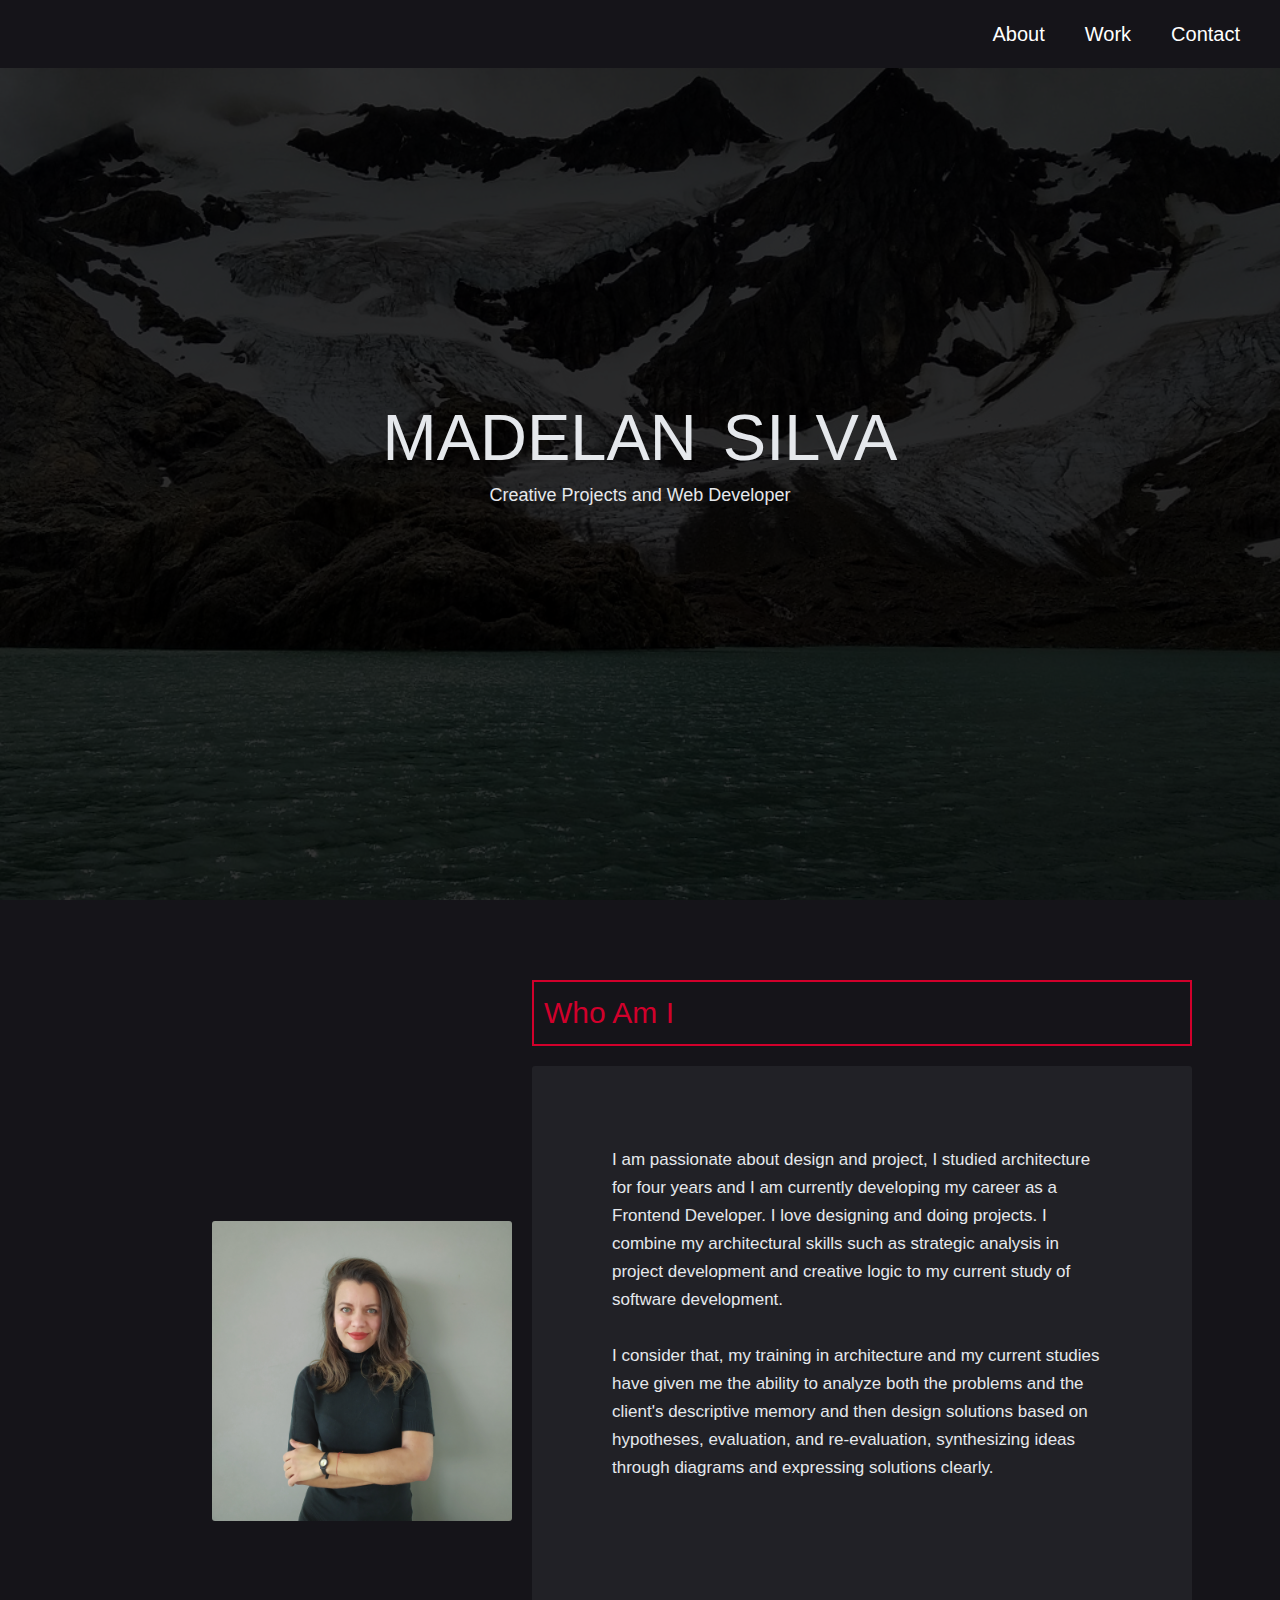
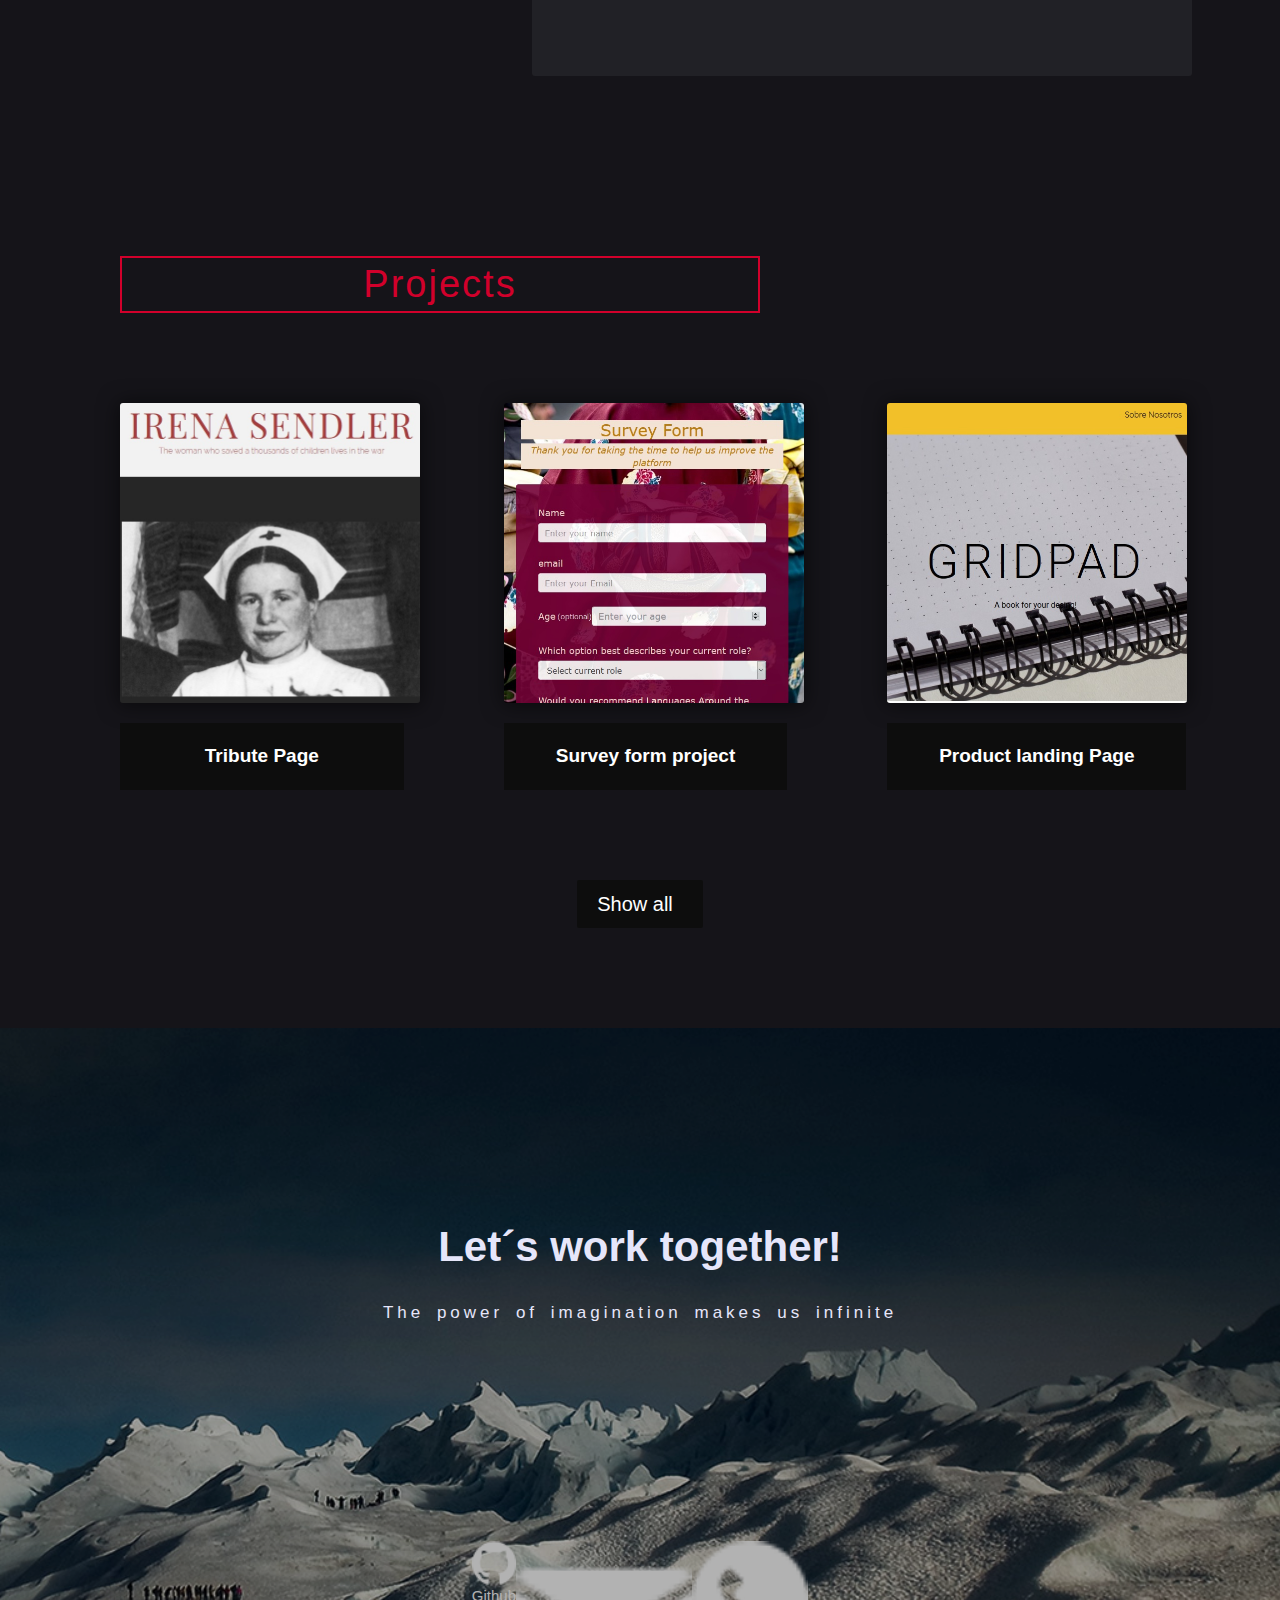
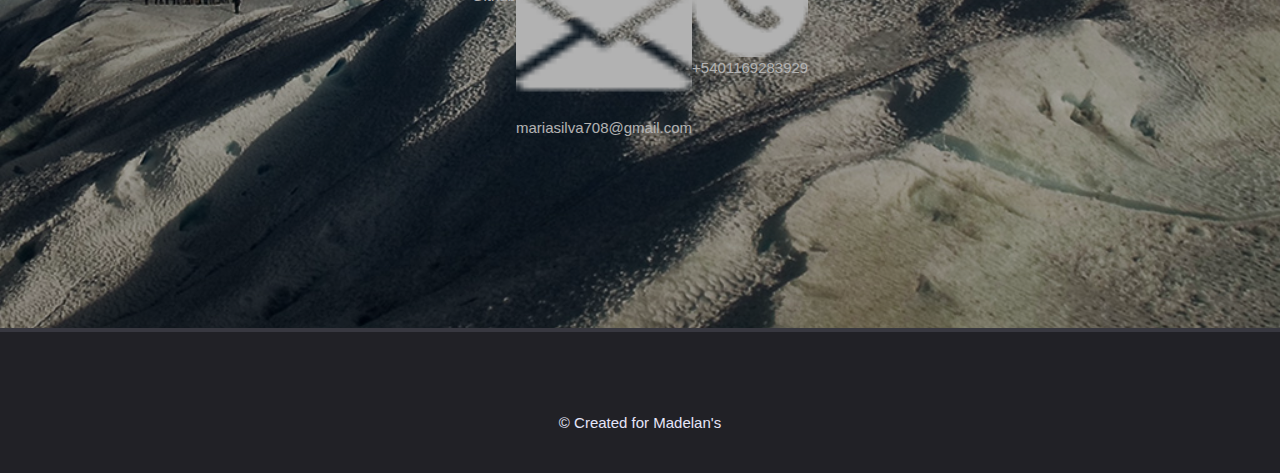
<file: index.html>
<!DOCTYPE html>
<html>
    <head>
        <link rel="stylesheet" type="text/css" href="css.css">
        <link href="https://fonts.googleapis.com/css2?family=Anton&family=Hind+Madurai:wght@600&family=Josefin+Sans:wght@500&family=Open+Sans+Condensed:wght@700&family=Oswald:wght@500&family=PT+Sans&family=Playfair+Display:wght@600&family=Raleway&display=swap" rel="stylesheet"> 
    </head>
    <body>
        <nav id="navbar" class="nav">
            <ul class="nav-list">
                <li>
                    <a href="#aboutMe-section">About</a>
                </li>
                <li>
                    <a href="#projects">Work</a>
                </li>
                <li>
                    <a href="#contact">Contact</a>
                </li>
            </ul>
        </nav>
        <section id="welcome-section" class="welcome-section">
            <h1>MADELAN SILVA</h1>
            <p>Creative Projects and Web Developer</p>
        </section>
        <section id="aboutMe-section" class="aboutMe-section">
              <h1 style="border-image: initial"; >Who Am I</h1>
              <img src="1.jpg"class= "me">
                   <p>I am passionate about design and project, I studied 
                    architecture for four years and I am currently developing my career as a Frontend Developer.
                    I love designing and doing projects. I combine my architectural skills such as strategic analysis
                    in project development and creative logic to my current study of software development.
                    <br><br> I consider that, my training in architecture and my current studies have given me the ability to analyze both the problems and the client's descriptive memory and then design solutions based on hypotheses, evaluation, and re-evaluation, synthesizing ideas through diagrams and expressing solutions clearly.</p>
        </section>
        <section id="projects" class="projects-section">
         <h2 class="projects-section-header">Projects</h2>
         <div class="projects-grid">
             <a
             href="https://codepen.io/madelans/full/VwajrmM"
             target="_blank"
             class="project project-title">
             <img class="project-image"
             src="Irene.jpg"
             alt="project"/>
             <p class="projectText">
                 <span class="code"></span>
                 Tribute Page
                 <span class="code"></span>
             </p>
            </a>
            <a 
             href="https://codepen.io/madelans/full/jOqwRZx"
             target="_blank"
             class="project project-title">
             <img class="project-image"
             src="Encuesta.jpg"
             alt="project"/>
             <p class="projectText">
                <span class="code"></span>
                Survey form project
                <span class="code"></span>
             </p>
            </a>
            <a 
             href="https://codepen.io/madelans/full/oNxrNRv"
             target="_blank"
             class="project project-title">
             <img class="project-image"
             src="Gridpad.jpg"
             alt="project">
             <p class="projectText">
                 <span class="code"></span>
                 Product landing Page
                 <span class="code"></span>
             </p>
            </a>
         </div>
         <a
         href=""
         class="btn btn-show-all"
         target="_blank">
        Show all<i class="fas fa-chevron-right"></i>
    </a>
        </section>
        <section id="contact" class="contact-section">
            <div class="contactSectionHeader">
                <h2>Let´s work together!</h2>
                <p>The power of imagination makes us infinite</p>
            </div>
         <div class="contact-links">
            <a
                href="https://github.com/madelans"
                target="_blank"
                class="btnContactDetails">
               <img  src="github-logo.png" alt="github">
               <i class="github"></i>Github
              </a>
              <a
              class="btnContactDetails">
              <img src="email.png" alt="email">
              <i class="correo"></i><mariasilva708@gmail class="com">mariasilva708@gmail.com 
              </a>
              <a
              href="Tel: +5401169283929"
              class="btnContactDetails">
              <img src="phone-call.png" alt="phone">
              <i class="mobile"></i> +5401169283929
              </a>

            </div>
        </section>
        <footer>
            <P></P>
            <p>
                &copy; Created for Madelan's
            </p>
        </footer>
    </body>
</html>
</file>
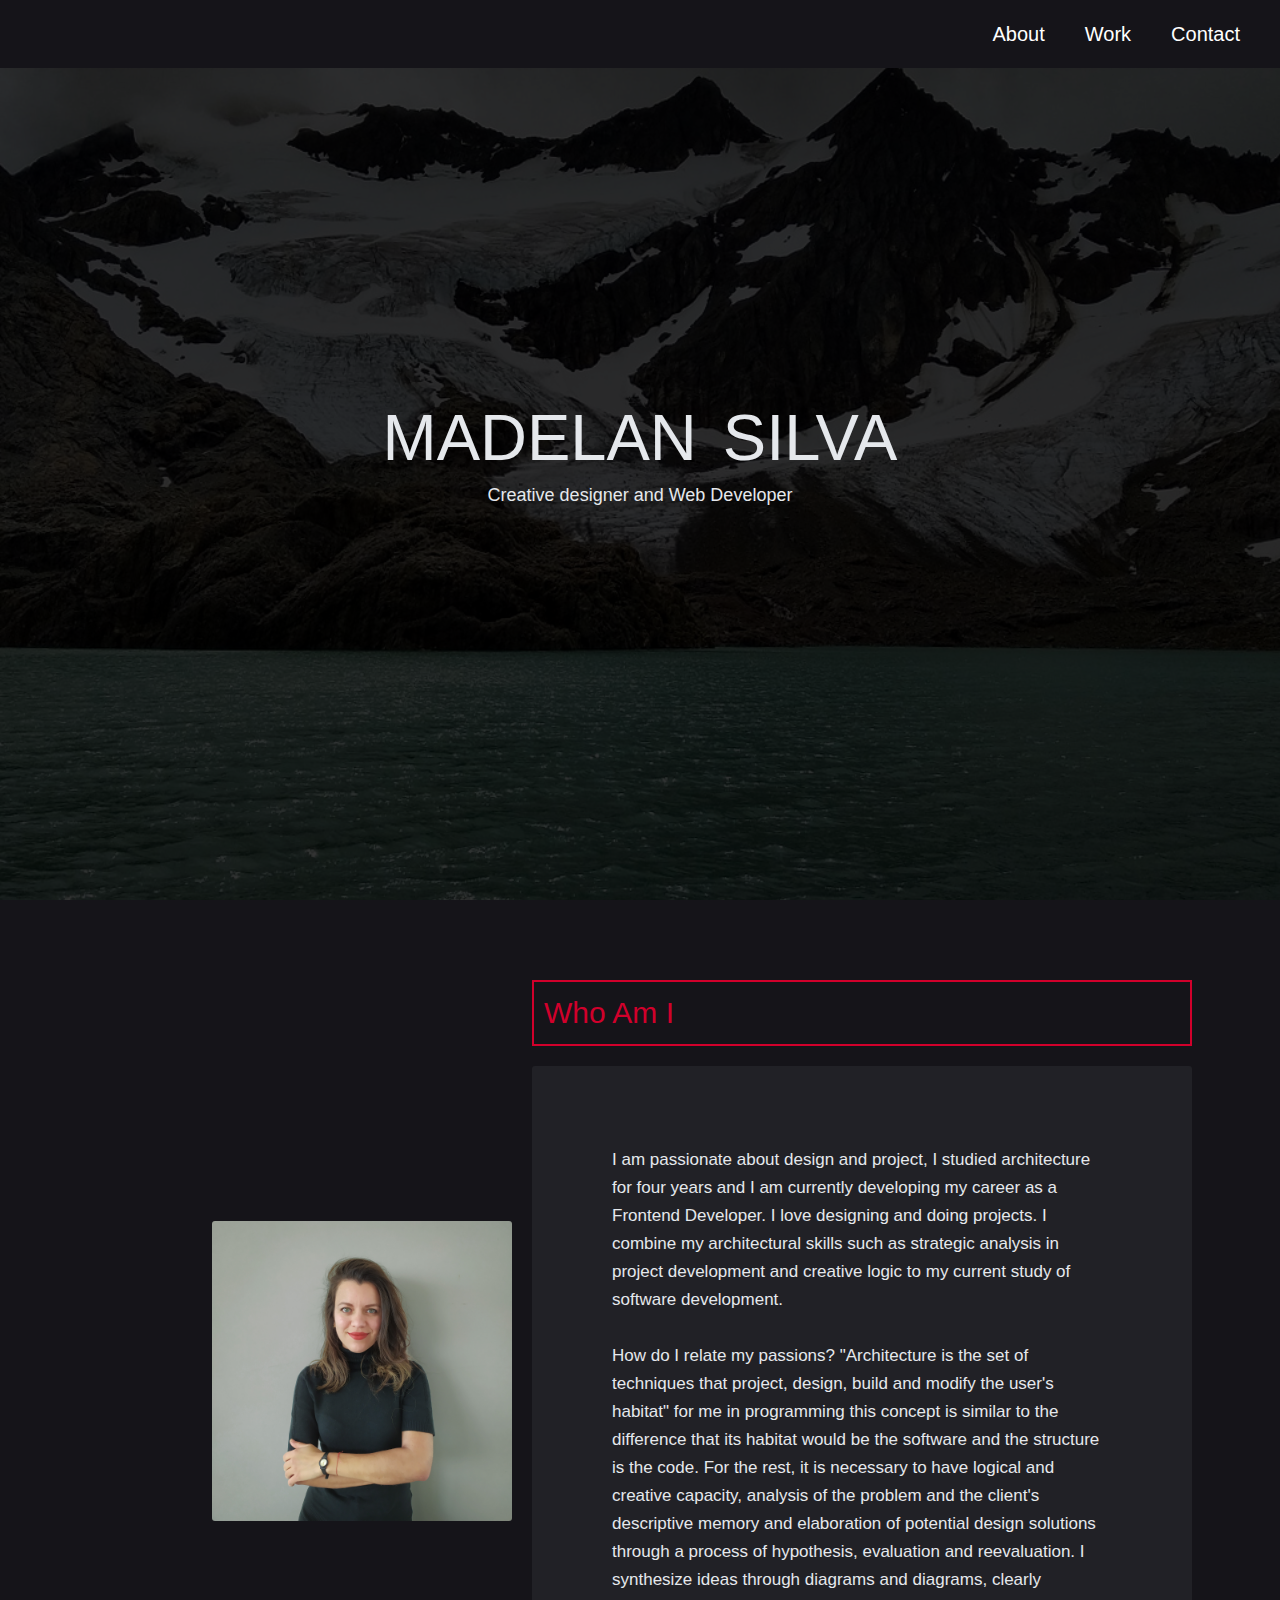
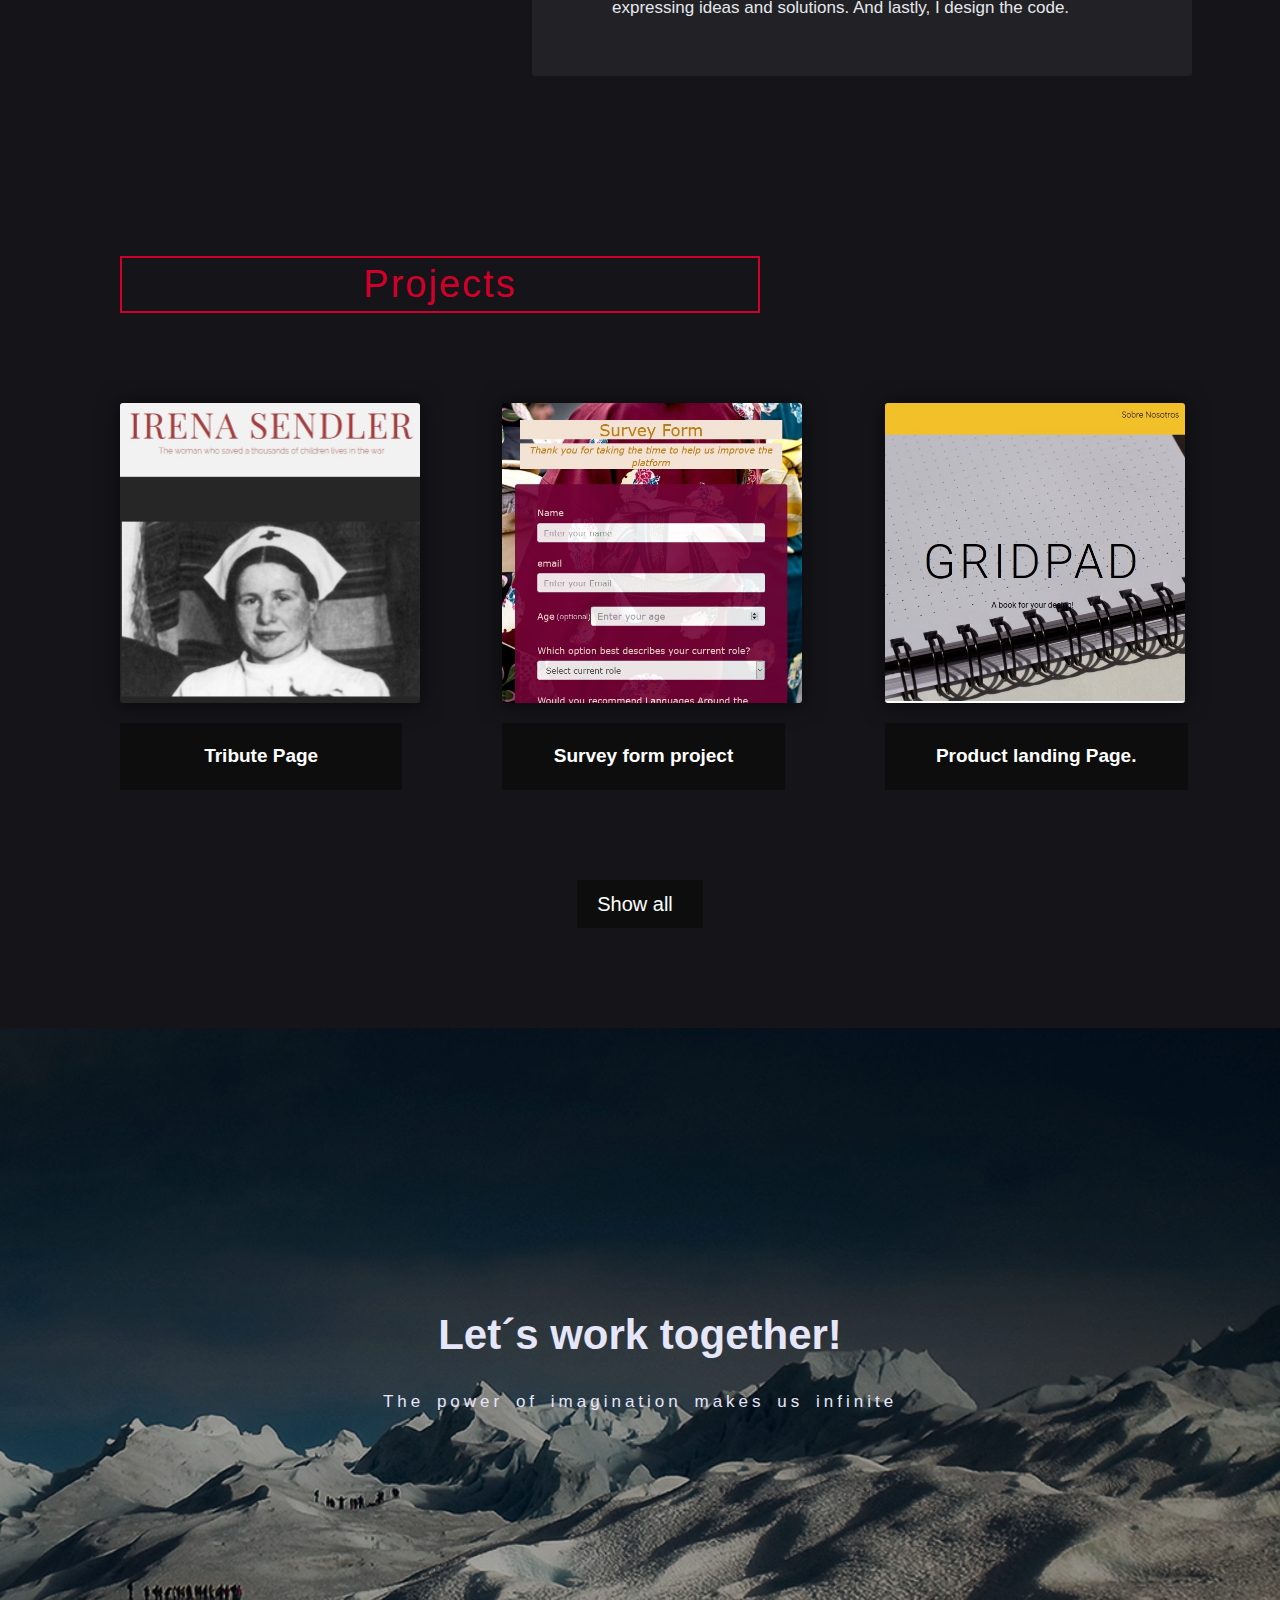
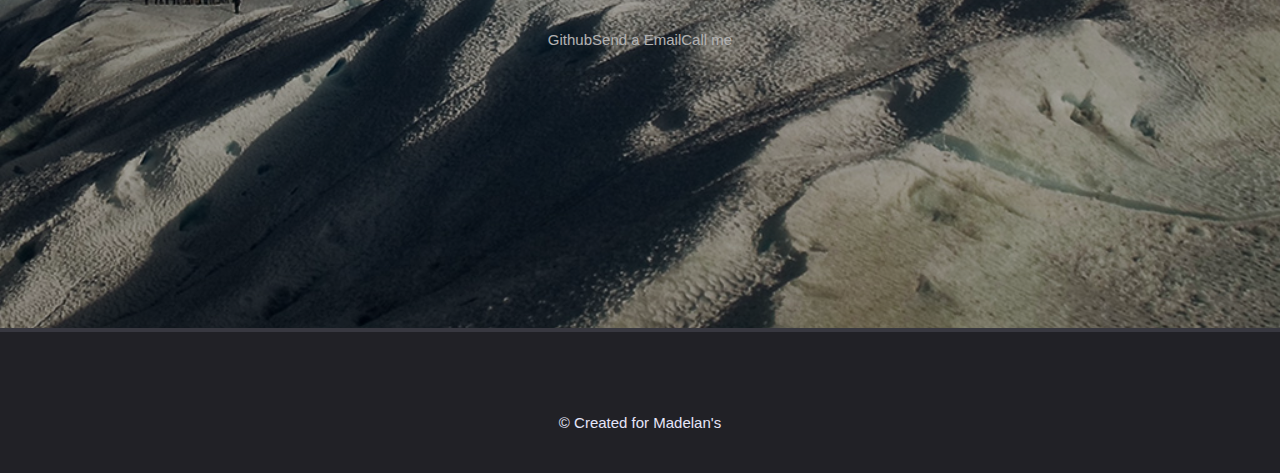
<file: html.html>
<!DOCTYPE html>
<html>
    <head>
        <link rel="stylesheet" type="text/css" href="css.css">
        <link href="https://fonts.googleapis.com/css2?family=Anton&family=Hind+Madurai:wght@600&family=Josefin+Sans:wght@500&family=Open+Sans+Condensed:wght@700&family=Oswald:wght@500&family=PT+Sans&family=Playfair+Display:wght@600&family=Raleway&display=swap" rel="stylesheet"> 
    </head>
    <body>
        <nav id="navbar" class="nav">
            <ul class="nav-list">
                <li>
                    <a href="#aboutMe-section">About</a>
                </li>
                <li>
                    <a href="#projects">Work</a>
                </li>
                <li>
                    <a href="#contact">Contact</a>
                </li>
            </ul>
        </nav>
        <section id="welcome-section" class="welcome-section">
            <h1>MADELAN SILVA</h1>
            <p>Creative designer and Web Developer</p>
        </section>
        <section id="aboutMe-section" class="aboutMe-section">
              <h1>Who Am I</h1>
              <img src="1.jpg"class= "me">
                   <p>I am passionate about design and project, I studied 
                    architecture for four years and I am currently developing my career as a Frontend Developer.
                    I love designing and doing projects. I combine my architectural skills such as strategic analysis
                    in project development and creative logic to my current study of software development.
                    <br><br> How do I relate my passions? "Architecture is the set of techniques that project, design, 
                    build and modify the user's habitat" for me in programming this concept is similar to the 
                    difference that its habitat would be the software and the structure is the code.
                     For the rest, it is necessary to have logical and creative capacity, analysis of the problem and the client's 
                    descriptive memory and elaboration of potential design solutions through a process of hypothesis, 
                    evaluation and reevaluation. I synthesize ideas through diagrams and diagrams, clearly expressing 
                    ideas and solutions. And lastly, I design the code.</p>
        </section>
        <section id="projects" class="projects-section">
         <h2 class="projects-section-header">Projects</h2>
         <div class="projects-grid">
             <a
             href="https://codepen.io/madelans/full/VwajrmM"
             target="_blank"
             class="project project-title">
             <img class="project-image"
             src="Irene.jpg"
             alt="project"/>
             <p class="projectText">
                 <span class="code"></span>
                 Tribute Page
                 <span class="code"></span>
             </p>
            </a>
            <a 
             href="https://codepen.io/madelans/full/jOqwRZx"
             target="_blank"
             class="project project-title">
             <img class="project-image"
             src="Encuesta.jpg"
             alt="project"/>
             <p class="projectText">
                <span class="code"></span>
                Survey form project
                <span class="code"></span>
             </p>
            </a>
            <a 
             href="https://codepen.io/madelans/full/oNxrNRv"
             target="_blank"
             class="project project-title">
             <img class="project-image"
             src="Gridpad.jpg"
             alt="project">
             <p class="projectText">
                 <span class="code"></span>
                 Product landing Page.
                 <span class="code"></span>
             </p>
            </a>
         </div>
         <a
         href=""
         class="btn btn-show-all"
         target="_blank">
        Show all<i class="fas fa-chevron-right"></i>
    </a>
        </section>
        <section id="contact" class="contact-section">
            <div class="contactSectionHeader">
                <h2>Let´s work together!</h2>
                <p>The power of imagination makes us infinite</p>
            </div>
         <div class="contact-links">
               <a
                href="https://github.com/madelans"
                target="_blank"
                class="btnContactDetails">
               <i class="github"></i>Github
              </a>
              <a
              class="btnContactDetails">
              <i class="correo"></i>Send a Email
              </a>
              <a 
              href="Tel: +5401169283929"
              class="btnContactDetails"
              <i class="mobile"></i> Call me
              </a>

            </div>
        </section>
        <footer>
            <P></P>
            <p>
                &copy; Created for Madelan's
            </p>
        </footer>
    </body>
</html>
</file>
<file: css.css>
:root {
    --main-black: #0d0d0d;
    --main-grey: #383840;
    --main-bluedark: #387373;
    --main-blue: #235954;
    --main-greydark: #2c2e2d;
}

*{
    margin: 0;
    padding: 0;
}
*,
*::before,
*::after{
    box-sizing: inherit;
}
html{
    box-sizing: border-box;
    font-size: 62.5%;
    scroll-behavior: smooth;
}
@media (max-width: 75em) {
    html {
        font-size: 60%;
    }
}
@media (max-width: 61.25em) {
    html {
      font-size: 58%;
    }
}
@media (max-width: 28.75em) {
    html {
      font-size: 55%;
    }
}
body {
    font-family: 'Lato', sans-serif;
    font-size: 1.5rem;
    font-weight: 400;
    line-height: 1.4;
    color: lavender;
}
h1{
    font-size: 6rem;
}
h2 {
    font-size: 4.2rem;
}
ul{
    list-style: none;
}
a{
    text-decoration: none;
    color: white;
}
img {
    display: block;
    width: 100%;
}
/* nav */
.nav{
    display: flex;
    justify-content: flex-end;
    position: fixed;
    top: 0;
    left: 0;
    width: 100%;
    background: #151419;
    z-index: 10;
}
.nav-list{
    display: flex;
    margin-right: 2rem;
    font-size: 1rem;
}
@media (max-width: 28.75rem) {
    .nav{
        justify-content: center;
    }
    .nav-list {
     margin: 0 1rem;
    }
}
.nav-list a {
    display: block;
    font-size: 2rem;
    padding: 2rem;
}
.nav-list a:hover{
    background: crimson;
}
.welcome-section {
    display: flex;
    flex-direction: column;
    justify-content: center;
    align-items: center;
    width: 100%;
    height: 100vh;
    background-image: url(Fondo2.jpg);
    background-repeat: no-repeat;
    background-size: cover;
    background-position: 25% 01%;
    display: flex;
    flex-direction: column;
    background-attachment: fixed;
    position: relative;
}
.welcome-section::before{
    content:'';
	position: absolute;
    top: 0;
	bottom: 0;
	left: 0;
	right: 0;
	background-color: rgba(0,0,0,0.8);
}
.welcome-section > p {
    font-size: 1.8rem;
    font-weight: 500;
    color: #e5e8ec;
    position: relative;
    
    

}
.welcome-section > h1 {
    position: relative;
    font-size: 6.5rem;
    font-weight: 350;
    font-family: 'Quicksand', sans-serif;
    color: #e5e8ec;
    letter-spacing: normal;
    word-spacing: 8px;
}
/*about me section */
.aboutMe-section {
    padding: 8rem ;
    background: #151419;
    display: grid;
    row-gap: 2rem;
    column-gap: 2rem;
    grid-template-columns: 10% auto auto 2rem;
    display: flexbox;
    align-items: center;

}
.me{
    width: 300px;
    height: 300px;
    border-radius: 3px;
    grid-row: 2;
    grid-column: 2;
}
.aboutMe-section > p {
    background: #212126;
    border-radius: 3px;
    padding: 80px;
    height: 450px;
    width: 500px;
    box-sizing: content-box;
    text-align: left;
    font-size: 1.7rem;
    font-weight: 390;
    line-height: 28px;
    color: #e5e8ec;
    grid-column: 3;
    grid-row: 2;
}
.aboutMe-section > h1 {
    font-size: 30px;
    font-weight: 400;
    color: #D1002B;
    grid-column: 3;
    grid-row: 1;
    background: transparent;
    padding: 10px;
    padding-right: 5px;
    border-color: #D1002B;
    border-width: 2px;
    border-style: solid;


}
/* Projects section */
.projects-section {
    text-align: center;
    padding: 10rem 2rem;
    background: #151419;
}
.projects-section-header{
    max-width: 640px;
    margin: 0 auto 3rem auto;
    color: #D1002B;
    font-size: 38px;
    font-weight: 400;
    margin-bottom: 90px;
    margin-left: 100px;
    border-color: #D1002B;
    border-width: 2px;
    border-style: solid;
    border-right: ;

}
@media(max-width: 2828.75em) {
    .projects-section-header {
        font-size: 38px;
        font-weight: 400;
        letter-spacing: 2px;
        color: #d1002b;
        grid-row: 1;
        grid-column: 1;
        
    }
}
.projects-grid {
    display: grid;
    grid-template-columns: auto auto auto auto;
    grid-template-rows: auto auto auto auto;
    grid-gap: 10px;
    width: 100%;
    max-width: 1280px;
    margin-bottom: 6rem;
    margin-left: 100px;
}


@media (max-width: 30.625em){
    .projects-section
    padding: 6rem 1rem;
}

.code {
    color: var(--main-grey);
    transition: color 0.3s ease-out;
}
.project:hover .code {
    color: #ff5434;
}
.project-image{
    height: 300px;
    width: 300px;
    object-fit: cover;
    border-radius: 3px;
    box-shadow: 0 1px 20px 2px rgba(0,0,0,0.5) ;
}
.projectText {
    font-size: 1.9rem;
    text-align: center;
    font-weight: 600;
    margin-right: 90px;
    margin-top: 20px;
    background-color: #0d0d0d;
    padding-left: 15px;
    padding-right: 15px;
    padding-top: 20px;
    padding-bottom: 20px;
}
.btn {
    display: inline-block;
    padding: 1rem 2rem;
    border-radius: 2px;
}
.btn-show-all{
    font-size: 2rem;
    background: var(--main-black);
    transition: background 0.3s ease-out;
}
.btn-show-all:hover{
    background: coral;
}
.btn-show-all:hover > i{
    transform:  translateX(2px);
}
.btn-show-all>i{
    margin-left: 10px;
    transform: translateX(0);
    transition: transform 0.3s ease-out;
}
/* Contact section */
.contact-section{
    display: flex;
    flex-direction: column;
    justify-content: center;
    align-items: center;
    text-align: center;
    width: 100%;
    height: 100vh;
    padding: 0 2rem;
    background-image: url(Glacia5.jpg);
    background-repeat: no-repeat;
    background-size:cover;
    background-position: 50% 20%;
    position: relative;
}
.contact-section:before{
    content:'';
	position: absolute;
        top: 0;
	bottom: 0;
	left: 0;
	right: 0;
	background-color: rgba(0,0,0,0.3);
}
.contactSectionHeader {
    position: relative;
    margin-bottom: 200px;
    display: grid;
    gap: 30%;
}
.contactSectionHeader > p {
    letter-spacing: 4px;
    word-spacing: 4px;
    font-weight: 300;
    font-size: 1.7rem;
}
.contact-section-header > h2 {
    font-size: 6rem;
}
@media (max-width: 2828.75em){
    .contact-section-header > h2 {
        font-size: 4rem;
    }
}
.contact-section-header > p {
    font-style: italic;
}
.contact-links{
    display: flex;
    justify-content: center;
    width: 100%;
    max-width: 980px;
    margin-top: 4rem;
    flex-wrap: wrap;
}
.contact-detaills{
    font-size: 2.4rem;
    text-shadow: 2px 2px 1px #181719;
    transition: transform 0.3s ease-out;
}
.contact-details:hover{
    transform: translateY(8px);
}

/* Footer */

footer {
    font-weight: 300;
    display: flex;
    justify-content: space-evenly;
    padding: 2rem;
    background: #212126;
    border-top: 4px solid var(--main-grey);
}
footer> p{
    margin: 2rem;
}
footer i {
    vertical-align: middle;
}
@media (max-width: 2828.75em) {
    footer {
        flex-direction: column;
        text-align: center;
    }
}
</file>
